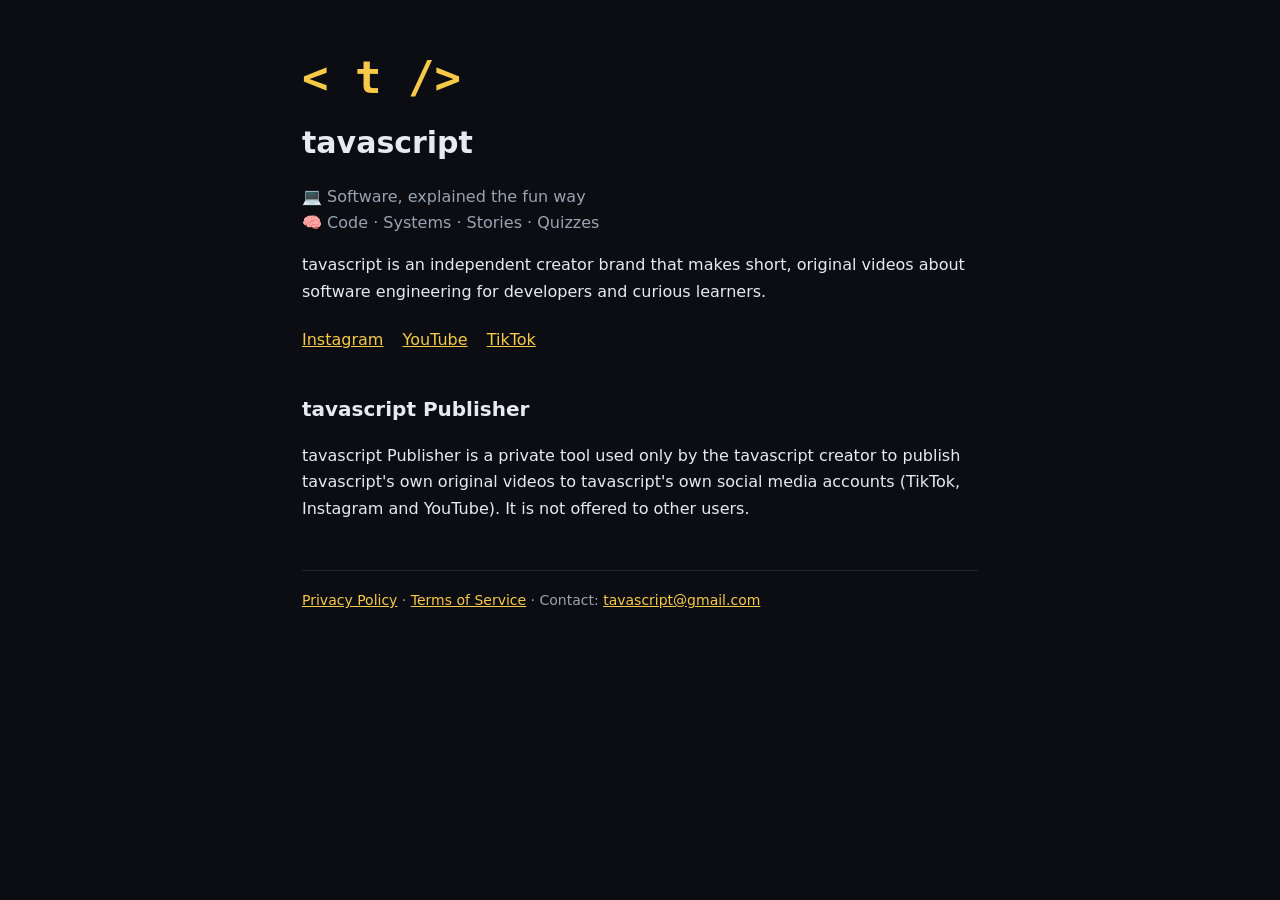
<file: index.html>
<!DOCTYPE html>
<html lang="en"><head><meta charset="utf-8"><meta name="viewport" content="width=device-width,initial-scale=1">
<title>tavascript — Software, explained the fun way</title><meta name="description" content="tavascript makes short videos about software: code, systems, stories and quizzes.">
<link rel="stylesheet" href="style.css"></head><body><main>
<div class="logo">&lt; t /&gt;</div>
<h1>tavascript</h1>
<p class="mut">💻 Software, explained the fun way<br>🧠 Code · Systems · Stories · Quizzes</p>
<p>tavascript is an independent creator brand that makes short, original videos about software engineering for developers and curious learners.</p>
<div class="links">
<a href="https://www.instagram.com/tavascript/">Instagram</a>
<a href="https://www.youtube.com/channel/UCr-43bhplc9506WltdBYvZA">YouTube</a>
<a href="https://www.tiktok.com/@tavascript7">TikTok</a>
</div>
<h2>tavascript Publisher</h2>
<p>tavascript Publisher is a private tool used only by the tavascript creator to publish tavascript's own original videos to tavascript's own social media accounts (TikTok, Instagram and YouTube). It is not offered to other users.</p>
<footer><a href="privacy.html">Privacy Policy</a> · <a href="terms.html">Terms of Service</a> · Contact: <a href="mailto:tavascript@gmail.com">tavascript@gmail.com</a></footer>
</main></body></html>
</file>
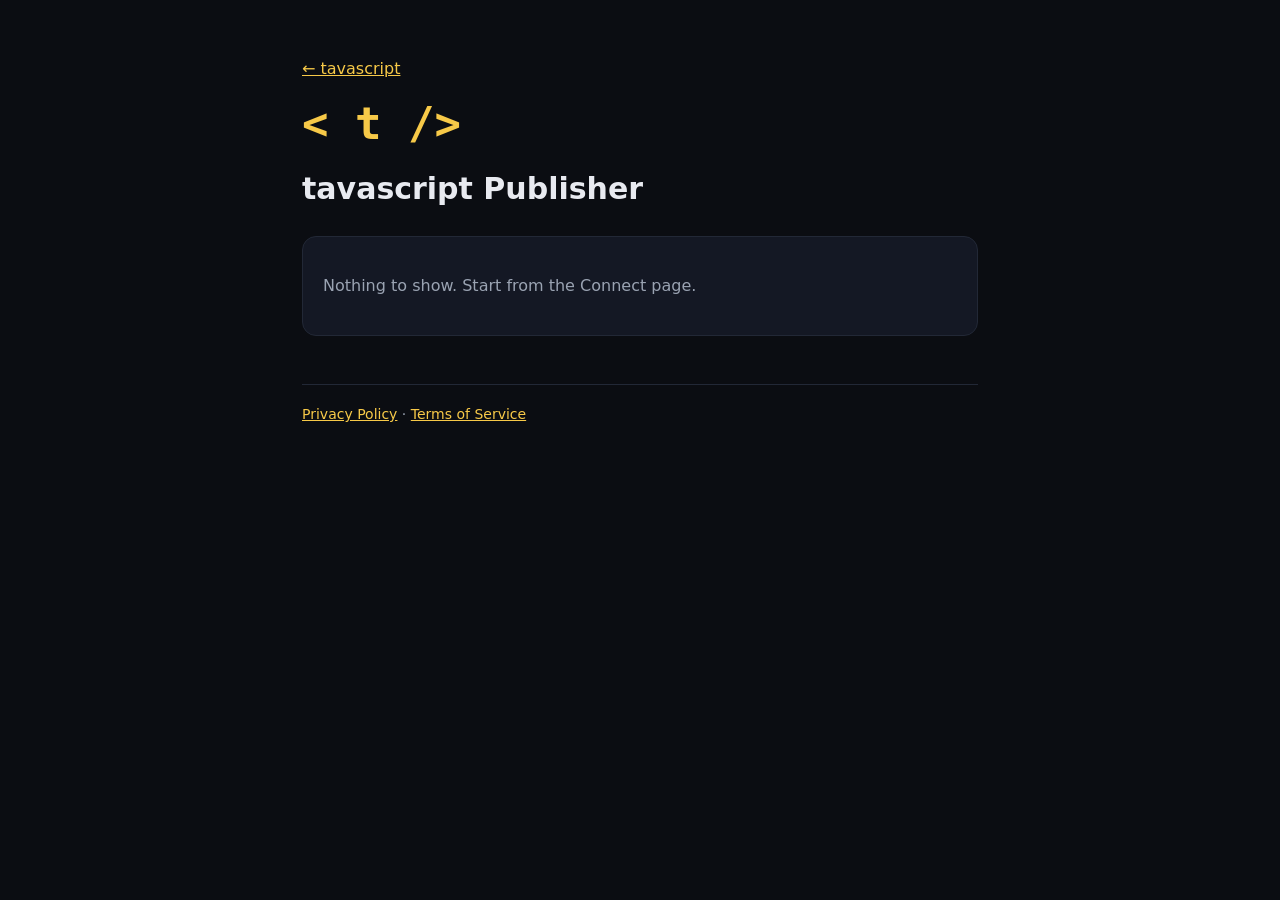
<file: callback.html>
<!DOCTYPE html>
<html lang="en"><head><meta charset="utf-8"><meta name="viewport" content="width=device-width,initial-scale=1">
<title>TikTok connected — tavascript Publisher</title><link rel="stylesheet" href="style.css">
<style>.card{background:#141824;border:1px solid #222836;border-radius:14px;padding:20px;margin-top:22px}.ok{color:#4ade80;font-weight:700}.err{color:#fe2c55;font-weight:700}textarea{width:100%;background:#0b0d12;color:#4dd0ff;border:1px solid #222836;border-radius:8px;padding:10px;font:14px ui-monospace,monospace}button{background:#f7c948;border:0;border-radius:8px;padding:10px 16px;font-weight:700;cursor:pointer}</style>
</head><body><main>
<a href="index.html">&larr; tavascript</a>
<div class="logo" style="margin-top:20px">&lt; t /&gt;</div>
<h1>tavascript Publisher</h1>
<div class="card" id="box"></div>
<footer><a href="privacy.html">Privacy Policy</a> · <a href="terms.html">Terms of Service</a></footer>
</main>
<script>
const q=new URLSearchParams(location.search), box=document.getElementById('box');
let saved=null; try{saved=sessionStorage.getItem('tt_state')}catch(e){}
if(q.get('error')){
  box.innerHTML='<p class="err">Authorization was not completed.</p><p class="mut"></p>';
  box.querySelector('.mut').textContent=(q.get('error_description')||q.get('error'));
}else if(q.get('code')){
  const stateOk=!saved||saved===q.get('state');
  box.innerHTML='<p class="ok">✓ TikTok account connected</p>'+
   '<p>Granted scopes: <code></code></p>'+
   (stateOk?'':'<p class="err">State mismatch — please start again.</p>')+
   '<p class="mut">Copy this one-time authorization code into tavascript Publisher to finish connecting:</p>'+
   '<textarea rows="3" readonly></textarea><p><button id="c">Copy code</button></p>';
  box.querySelector('code').textContent=q.get('scopes')||'';
  const ta=box.querySelector('textarea'); ta.value=q.get('code');
  document.getElementById('c').onclick=()=>{ta.select();navigator.clipboard?.writeText(ta.value);document.getElementById('c').textContent='Copied';};
}else{
  box.innerHTML='<p class="mut">Nothing to show. Start from the Connect page.</p>';
}
</script>
</body></html>
</file>
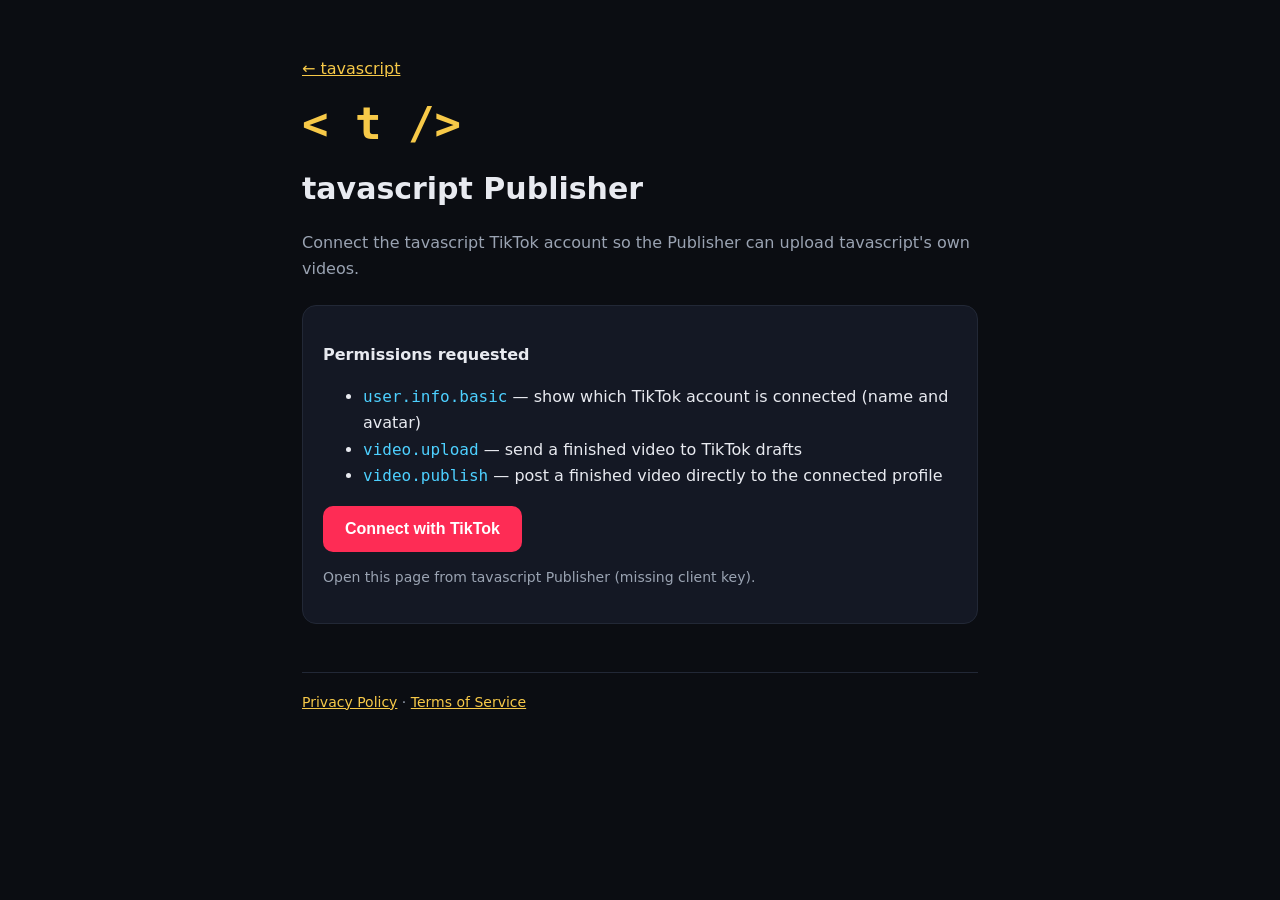
<file: connect.html>
<!DOCTYPE html>
<html lang="en"><head><meta charset="utf-8"><meta name="viewport" content="width=device-width,initial-scale=1">
<title>Connect TikTok — tavascript Publisher</title><link rel="stylesheet" href="style.css">
<style>.btn{display:inline-block;background:#fe2c55;color:#fff;font-weight:700;padding:14px 22px;border-radius:10px;text-decoration:none;border:0;font-size:16px;cursor:pointer}.card{background:#141824;border:1px solid #222836;border-radius:14px;padding:20px;margin-top:22px}code{color:#4dd0ff}</style>
</head><body><main>
<a href="index.html">&larr; tavascript</a>
<div class="logo" style="margin-top:20px">&lt; t /&gt;</div>
<h1>tavascript Publisher</h1>
<p class="mut">Connect the tavascript TikTok account so the Publisher can upload tavascript's own videos.</p>
<div class="card">
<p><b>Permissions requested</b></p>
<ul>
<li><code>user.info.basic</code> — show which TikTok account is connected (name and avatar)</li>
<li><code>video.upload</code> — send a finished video to TikTok drafts</li>
<li><code>video.publish</code> — post a finished video directly to the connected profile</li>
</ul>
<button class="btn" id="go">Connect with TikTok</button>
<p class="mut" id="msg" style="font-size:14px"></p>
</div>
<footer><a href="privacy.html">Privacy Policy</a> · <a href="terms.html">Terms of Service</a></footer>
</main>
<script>
const q=new URLSearchParams(location.search);
const ck=q.get('client_key');
const msg=document.getElementById('msg');
if(!ck){msg.textContent='Open this page from tavascript Publisher (missing client key).';}
document.getElementById('go').onclick=()=>{
  if(!ck) return;
  const state=Math.random().toString(36).slice(2);
  try{sessionStorage.setItem('tt_state',state)}catch(e){}
  const p=new URLSearchParams({client_key:ck,response_type:'code',scope:'user.info.basic,video.upload,video.publish',
    redirect_uri:location.origin+location.pathname.replace(/connect\.html$/,'callback.html'),state});
  location.href='https://www.tiktok.com/v2/auth/authorize/?'+p.toString();
};
</script>
</body></html>
</file>
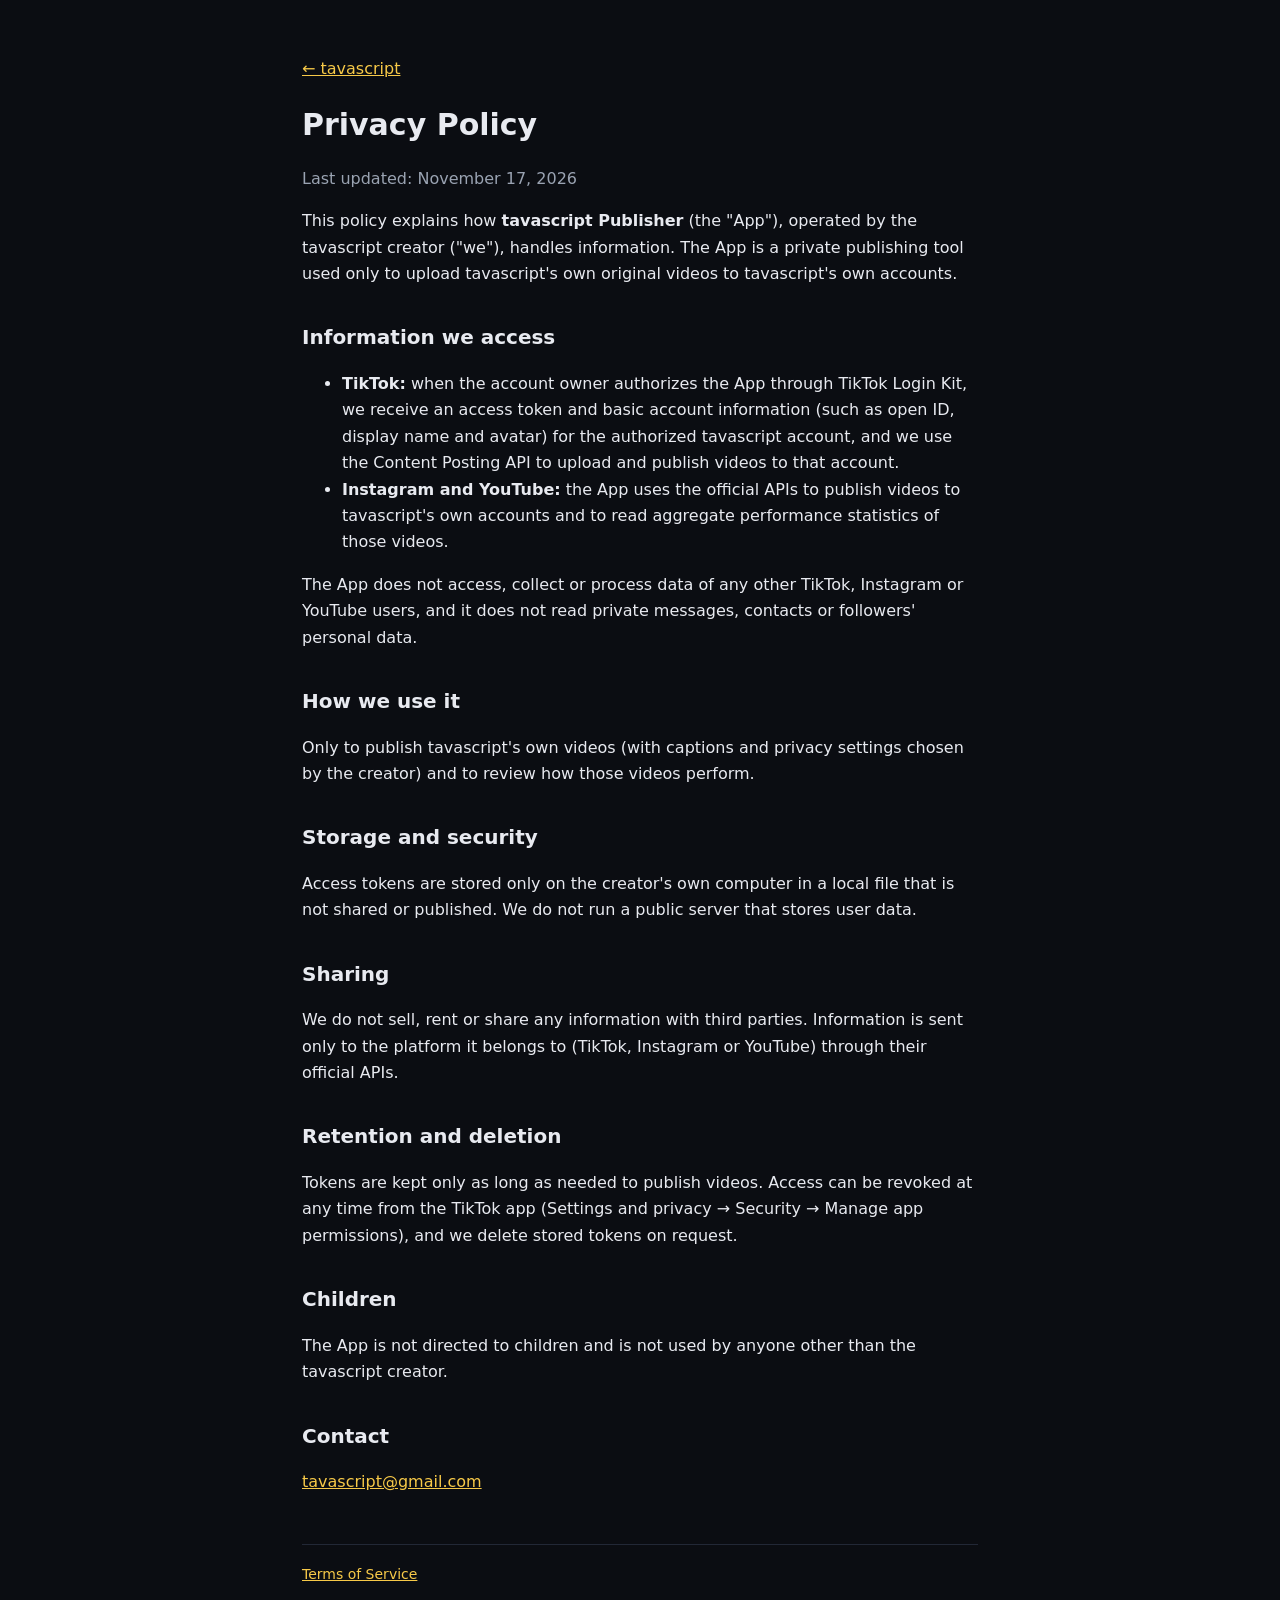
<file: privacy.html>
<!DOCTYPE html>
<html lang="en"><head><meta charset="utf-8"><meta name="viewport" content="width=device-width,initial-scale=1">
<title>Privacy Policy — tavascript Publisher</title><link rel="stylesheet" href="style.css"></head><body><main>
<a href="index.html">&larr; tavascript</a>
<h1>Privacy Policy</h1>
<p class="mut">Last updated: November 17, 2026</p>
<p>This policy explains how <b>tavascript Publisher</b> (the "App"), operated by the tavascript creator ("we"), handles information. The App is a private publishing tool used only to upload tavascript's own original videos to tavascript's own accounts.</p>
<h2>Information we access</h2>
<ul>
<li><b>TikTok:</b> when the account owner authorizes the App through TikTok Login Kit, we receive an access token and basic account information (such as open ID, display name and avatar) for the authorized tavascript account, and we use the Content Posting API to upload and publish videos to that account.</li>
<li><b>Instagram and YouTube:</b> the App uses the official APIs to publish videos to tavascript's own accounts and to read aggregate performance statistics of those videos.</li>
</ul>
<p>The App does not access, collect or process data of any other TikTok, Instagram or YouTube users, and it does not read private messages, contacts or followers' personal data.</p>
<h2>How we use it</h2>
<p>Only to publish tavascript's own videos (with captions and privacy settings chosen by the creator) and to review how those videos perform.</p>
<h2>Storage and security</h2>
<p>Access tokens are stored only on the creator's own computer in a local file that is not shared or published. We do not run a public server that stores user data.</p>
<h2>Sharing</h2>
<p>We do not sell, rent or share any information with third parties. Information is sent only to the platform it belongs to (TikTok, Instagram or YouTube) through their official APIs.</p>
<h2>Retention and deletion</h2>
<p>Tokens are kept only as long as needed to publish videos. Access can be revoked at any time from the TikTok app (Settings and privacy &rarr; Security &rarr; Manage app permissions), and we delete stored tokens on request.</p>
<h2>Children</h2>
<p>The App is not directed to children and is not used by anyone other than the tavascript creator.</p>
<h2>Contact</h2>
<p><a href="mailto:tavascript@gmail.com">tavascript@gmail.com</a></p>
<footer><a href="terms.html">Terms of Service</a></footer>
</main></body></html>
</file>
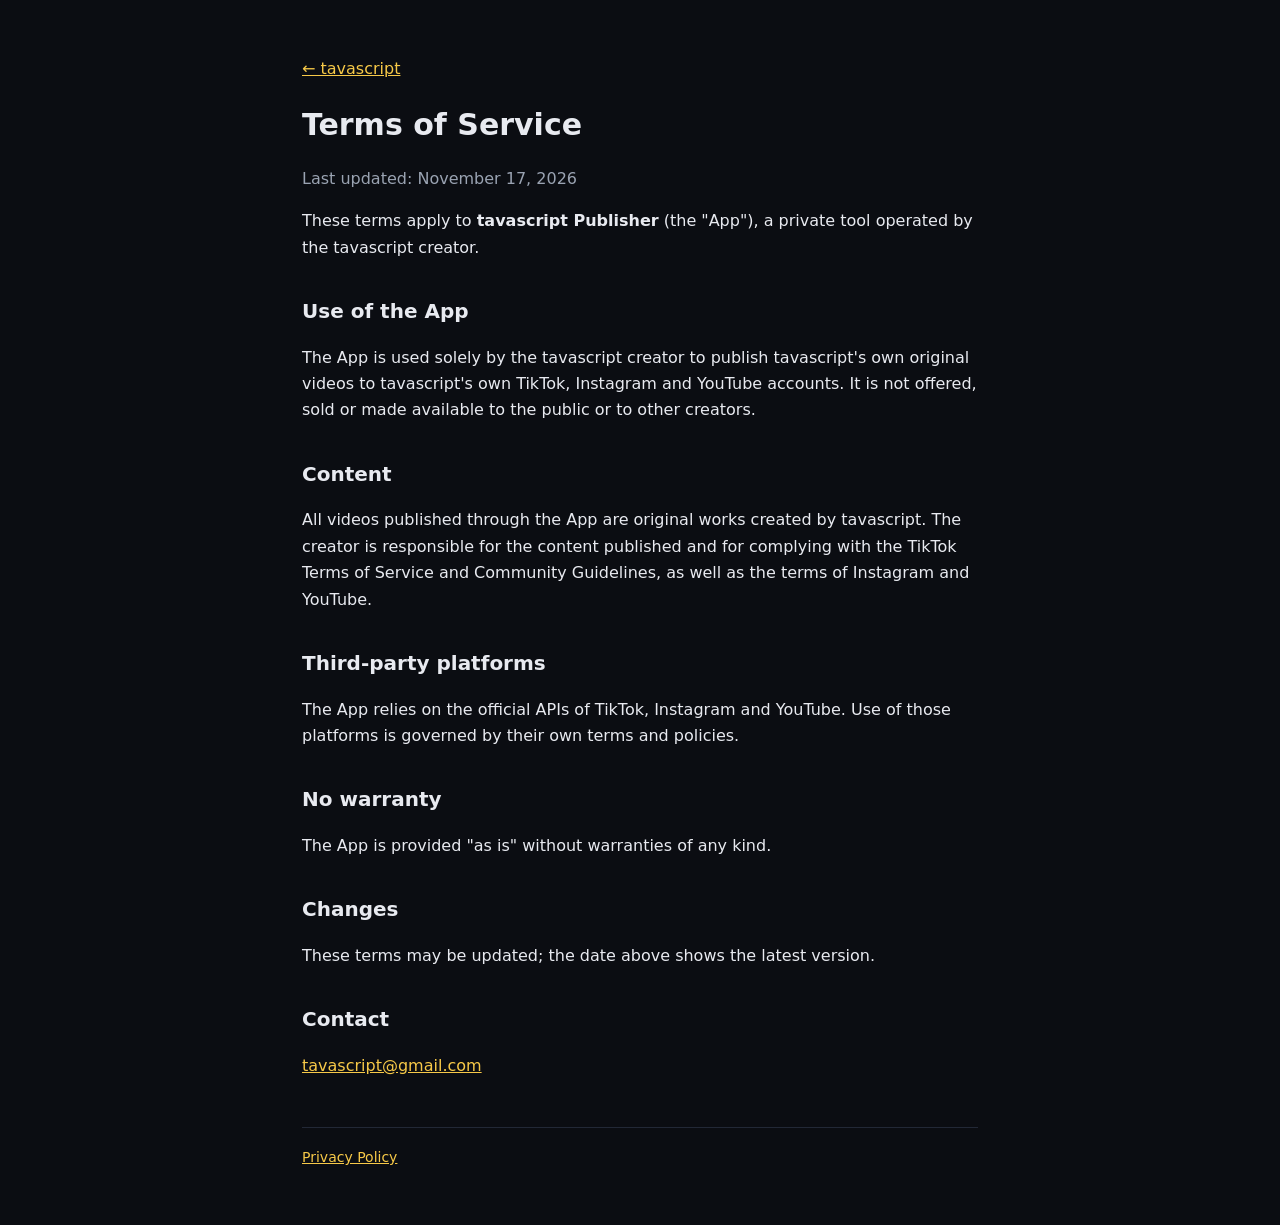
<file: terms.html>
<!DOCTYPE html>
<html lang="en"><head><meta charset="utf-8"><meta name="viewport" content="width=device-width,initial-scale=1">
<title>Terms of Service — tavascript Publisher</title><link rel="stylesheet" href="style.css"></head><body><main>
<a href="index.html">&larr; tavascript</a>
<h1>Terms of Service</h1>
<p class="mut">Last updated: November 17, 2026</p>
<p>These terms apply to <b>tavascript Publisher</b> (the "App"), a private tool operated by the tavascript creator.</p>
<h2>Use of the App</h2>
<p>The App is used solely by the tavascript creator to publish tavascript's own original videos to tavascript's own TikTok, Instagram and YouTube accounts. It is not offered, sold or made available to the public or to other creators.</p>
<h2>Content</h2>
<p>All videos published through the App are original works created by tavascript. The creator is responsible for the content published and for complying with the TikTok Terms of Service and Community Guidelines, as well as the terms of Instagram and YouTube.</p>
<h2>Third-party platforms</h2>
<p>The App relies on the official APIs of TikTok, Instagram and YouTube. Use of those platforms is governed by their own terms and policies.</p>
<h2>No warranty</h2>
<p>The App is provided "as is" without warranties of any kind.</p>
<h2>Changes</h2>
<p>These terms may be updated; the date above shows the latest version.</p>
<h2>Contact</h2>
<p><a href="mailto:tavascript@gmail.com">tavascript@gmail.com</a></p>
<footer><a href="privacy.html">Privacy Policy</a></footer>
</main></body></html>
</file>
<file: style.css>
:root{--bg:#0b0d12;--fg:#e8eaf0;--mut:#9aa3b2;--acc:#f7c948}
*{box-sizing:border-box}body{margin:0;background:var(--bg);color:var(--fg);font:16px/1.65 system-ui,-apple-system,Segoe UI,Roboto,sans-serif}
main{max-width:720px;margin:0 auto;padding:56px 22px}
.logo{font:700 44px/1 ui-monospace,SFMono-Regular,Menlo,monospace;color:var(--acc)}
h1{font-size:30px;margin:18px 0 6px}h2{font-size:20px;margin-top:34px}
p,li{color:var(--fg)}.mut{color:var(--mut)}a{color:var(--acc)}
.links a{display:inline-block;margin:6px 14px 6px 0}
footer{margin-top:48px;padding-top:18px;border-top:1px solid #222836;color:var(--mut);font-size:14px}
</file>
